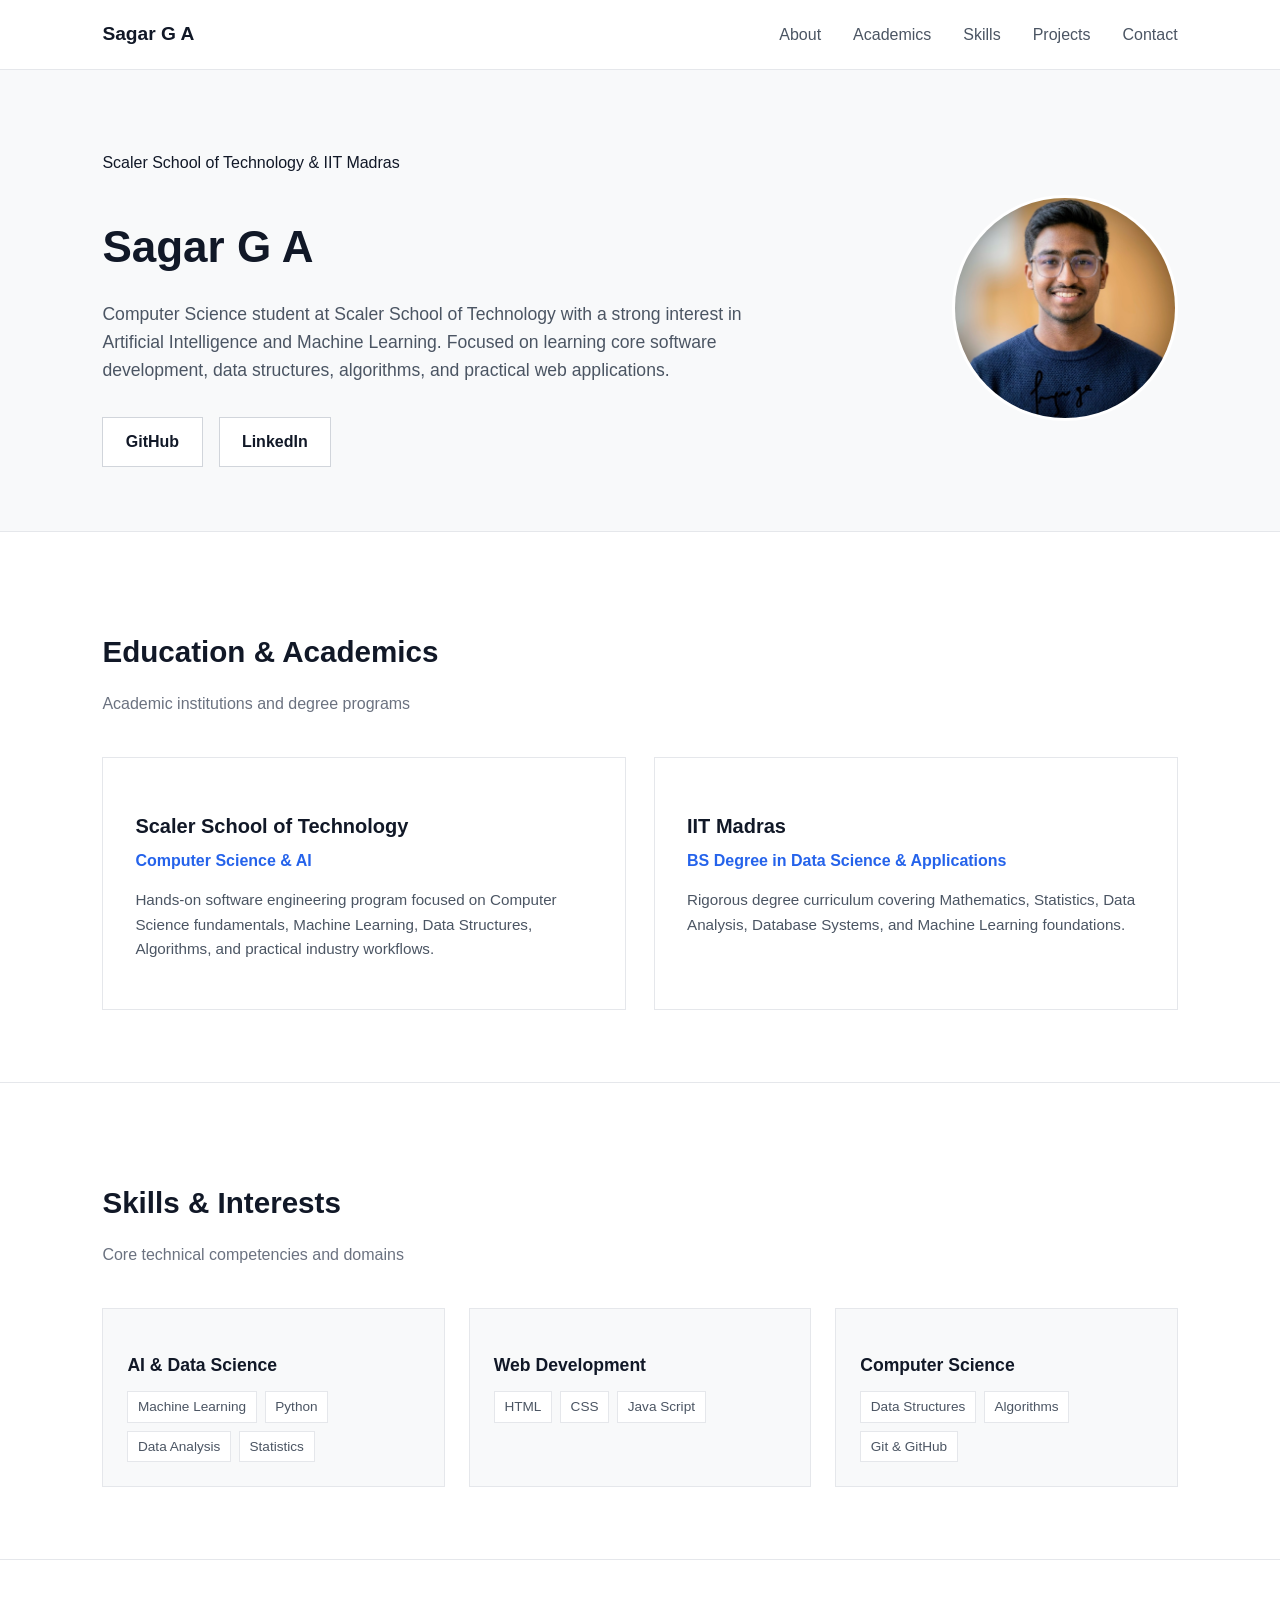
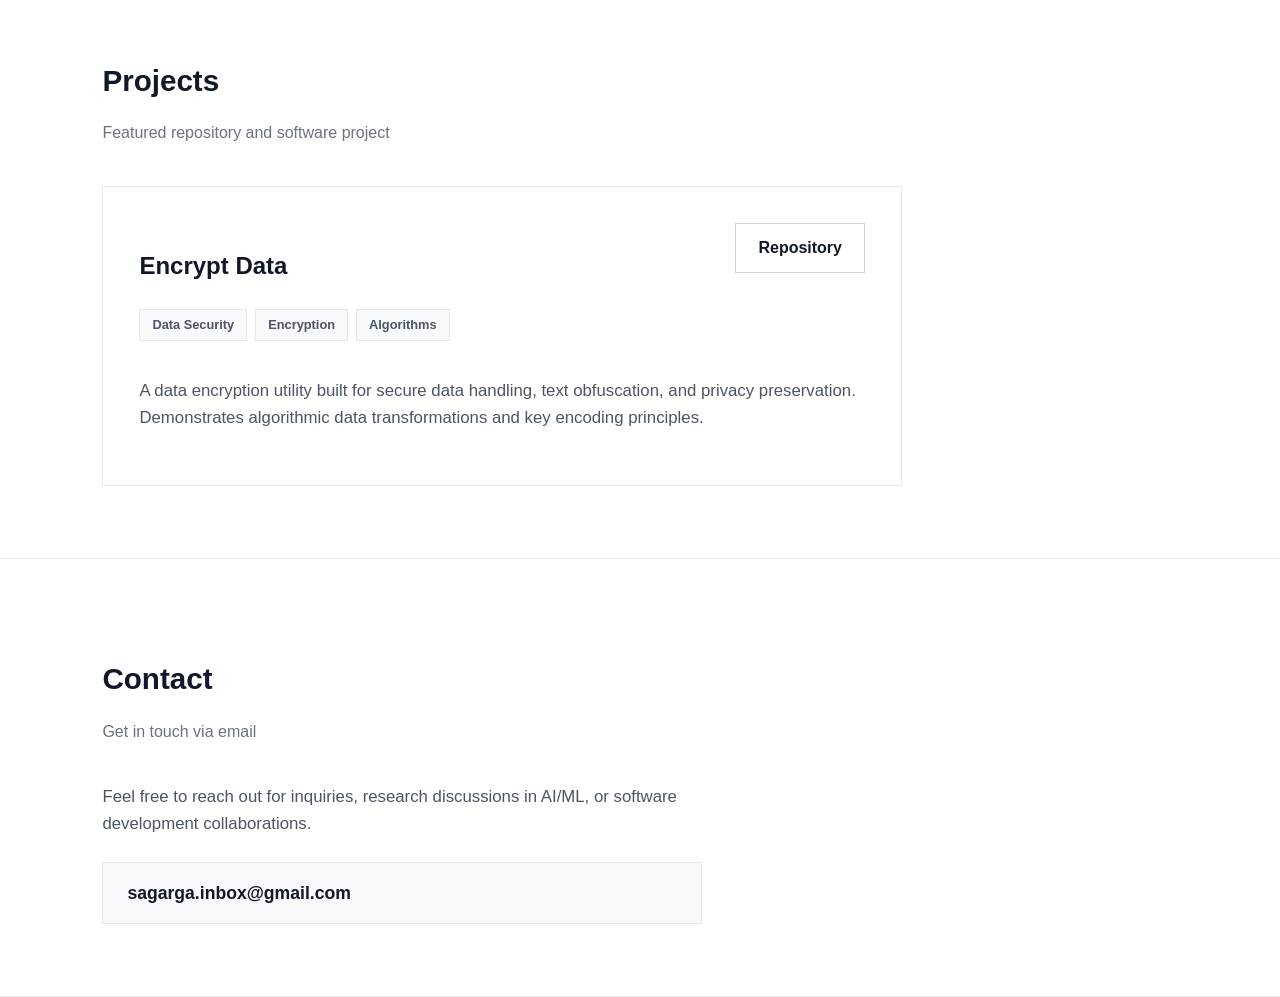
<file: index.html>
<!DOCTYPE html>
<html lang="en">

<head>
    <meta charset="UTF-8">
    <meta name="viewport" content="width=device-width, initial-scale=1.0">
    <title>Sagar G A | Personal Portfolio</title>
    <link rel="stylesheet" href="style.css">



</head>

<body class="page">

    <header class="navbar">
        <a href="#" class="nav-brand">Sagar G A</a>
        <nav>
            <ul class="nav-links">
                <li><a class="nav-link" href="#about">About</a></li>
                <li><a class="nav-link" href="#academics">Academics</a></li>
                <li><a class="nav-link" href="#skills">Skills</a></li>
                <li><a class="nav-link" href="#projects">Projects</a></li>
                <li><a class="nav-link" href="#contact">Contact</a></li>
            </ul>
        </nav>
    </header>

    <section class="hero" id="about">
        <div class="hero-text">
            <span class="ge">Scaler School of Technology & IIT Madras</span>
            <h1 class="hero-title">Sagar G A</h1>
            <p class="hero-description">
                Computer Science student at Scaler School of Technology with a strong interest in Artificial
                Intelligence and Machine Learning. Focused on learning core software development, data structures,
                algorithms, and practical web applications.
            </p>
            <div class="hero-actions">



                <a href="https://github.com/sagar-354" target="_blank" rel="noopener" class="btn btn-outline">

                    GitHub
                </a>


                <a href="https://linkedin.com/in/sagar-g-a-abbb80410/" target="_blank" rel="noopener"
                    class="btn btn-outline">

                    LinkedIn
                </a>
            </div>
        </div>



        <div class="profile-image-container">
            <img src="image.png" alt="Sagar G A Profile Picture" class="profile-img">
        </div>
    </section>

    <section class="section" id="academics">
        <div class="section-header">
            <h2 class="section-title">Education & Academics</h2>
            <p class="section-subtitle">Academic institutions and degree programs</p>
        </div>

        <div class="education-grid">
            <div class="edu-card">
                <h3 class="edu-institution">Scaler School of Technology</h3>
                <div class="edu-degree">Computer Science & AI</div>
                <p class="edu-details">
                    Hands-on software engineering program focused on Computer Science fundamentals, Machine Learning,
                    Data Structures, Algorithms, and practical industry workflows.
                </p>
            </div>

            <div class="edu-card">
                <h3 class="edu-institution">IIT Madras</h3>
                <div class="edu-degree">BS Degree in Data Science & Applications</div>
                <p class="edu-details">
                    Rigorous degree curriculum covering Mathematics, Statistics, Data Analysis, Database Systems, and
                    Machine Learning foundations.
                </p>
            </div>
        </div>
    </section>

    <section class="section" id="skills">
        <div class="section-header">
            <h2 class="section-title">Skills & Interests</h2>
            <p class="section-subtitle">Core technical competencies and domains</p>
        </div>

        <div class="skills-grid">
            <div class="skill-card">
                <h3 class="skill-title">AI & Data Science</h3>
                <ul class="skill-list">
                    <li class="skill-tag">Machine Learning</li>
                    <li class="skill-tag">Python</li>
                    <li class="skill-tag">Data Analysis</li>
                    <li class="skill-tag">Statistics</li>
                </ul>
            </div>

            <div class="skill-card">
                <h3 class="skill-title">Web Development</h3>
                <ul class="skill-list">
                    <li class="skill-tag">HTML</li>
                    <li class="skill-tag">CSS</li>
                    <li class="skill-tag">Java Script</li>
                </ul>
            </div>

            <div class="skill-card">
                <h3 class="skill-title">Computer Science</h3>
                <ul class="skill-list">
                    <li class="skill-tag">Data Structures</li>
                    <li class="skill-tag">Algorithms</li>
                    <li class="skill-tag">Git & GitHub</li>
                </ul>
            </div>
        </div>
    </section>

    <section class="section" id="projects">
        <div class="section-header">
            <h2 class="section-title">Projects</h2>
            <p class="section-subtitle">Featured repository and software project</p>
        </div>

        <div class="project-single-container">
            <article class="project-card">
                <div class="project-header">
                    <div>
                        <h3 class="project-title">Encrypt Data</h3>
                        <div class="tech-tags project-tech-tags">
                            <span class="tech-tag">Data Security</span>
                            <span class="tech-tag">Encryption</span>
                            <span class="tech-tag">Algorithms</span>
                        </div>
                    </div>
                    <a href="https://github.com/sagar-354/Encrypt-project" target="_blank" rel="noopener"
                        class="btn btn-outline">
                        Repository
                    </a>
                </div>

                <p class="project-desc">
                    A data encryption utility built for secure data handling, text obfuscation, and privacy
                    preservation. Demonstrates algorithmic data transformations and key encoding principles.
                </p>
            </article>
        </div>
    </section>

    <section class="section" id="contact">
        <div class="section-header">
            <h2 class="section-title">Contact</h2>
            <p class="section-subtitle">Get in touch via email</p>
        </div>

        <div class="contact-container">
            <p class="contact-text">
                Feel free to reach out for inquiries, research discussions in AI/ML, or software development
                collaborations.
            </p>
            <a href="mailto:sagarga.inbox@gmail.com" class="email-box">

                sagarga.inbox@gmail.com
            </a>
        </div>
    </section>

</body>

</html>
</file>
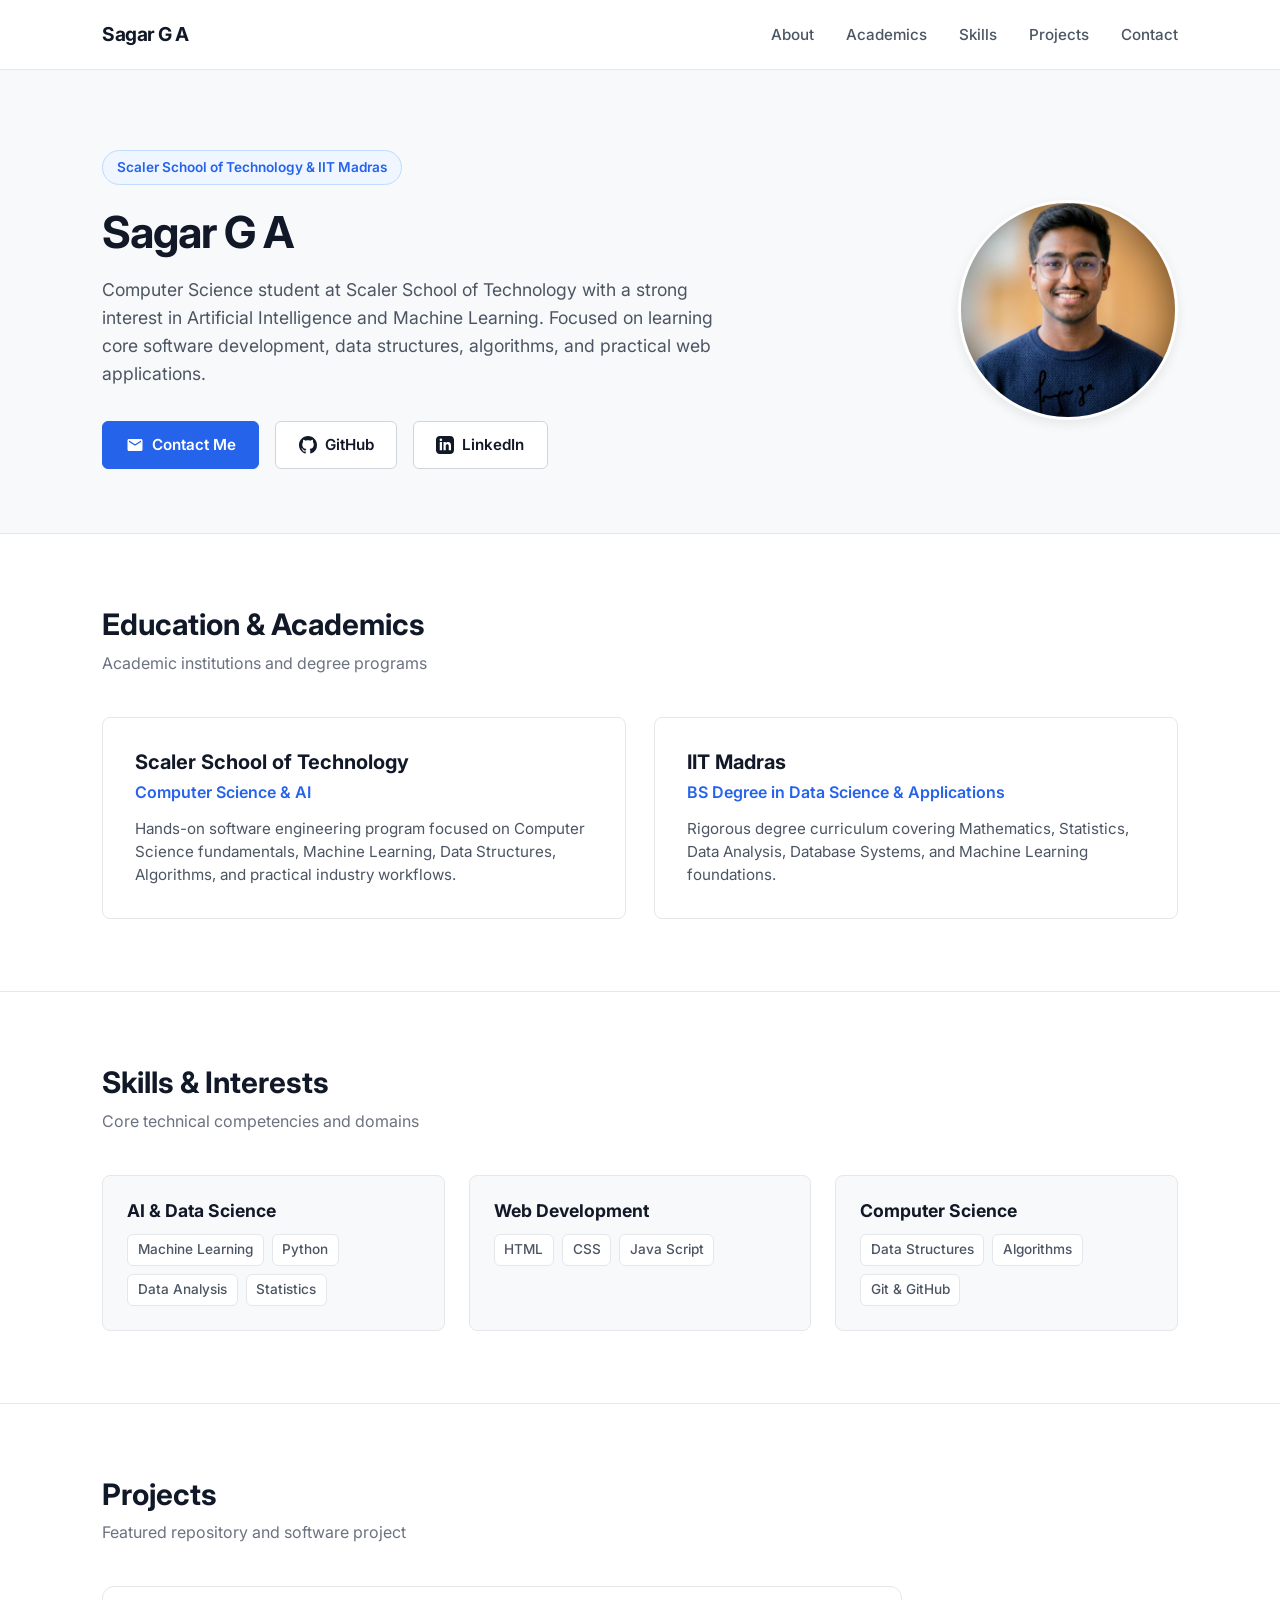
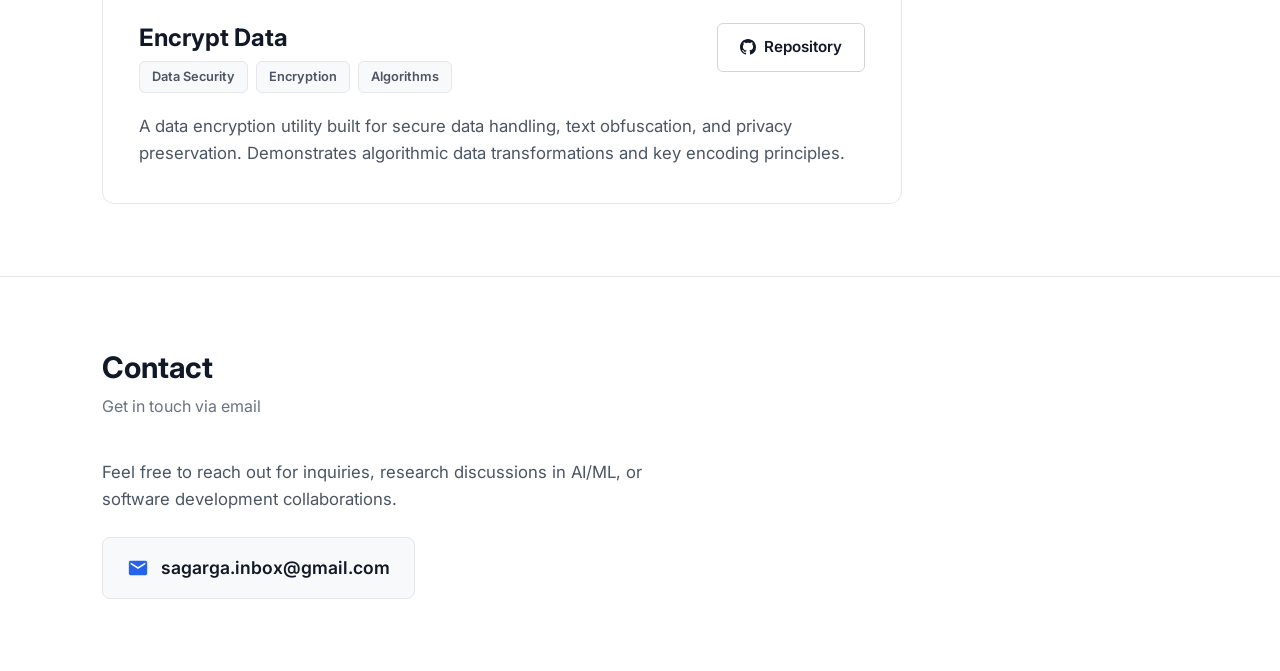
<file: main.html>
<!DOCTYPE html>
<html lang="en">
<head>
    <meta charset="UTF-8">
    <meta name="viewport" content="width=device-width, initial-scale=1.0">
    <title>Sagar G A | Personal Portfolio</title>
    <!-- Google Fonts for Clean Typography -->
    <link rel="preconnect" href="https://fonts.googleapis.com">
    <link rel="preconnect" href="https://fonts.gstatic.com" crossorigin>
    <link href="https://fonts.googleapis.com/css2?family=Inter:wght@300;400;500;600;700&display=swap" rel="stylesheet">
    
    <style>
        :root {
            /* Clean Minimalist Palette */
            --bg-body: #ffffff;
            --bg-secondary: #f8f9fa;
            --bg-card: #ffffff;
            
            --text-primary: #111827;
            --text-secondary: #4b5563;
            --text-muted: #6b7280;
            
            --brand-primary: #2563eb;
            --brand-hover: #1d4ed8;
            
            --border-light: #e5e7eb;
            --border-dark: #d1d5db;
            
            --font-main: 'Inter', system-ui, -apple-system, sans-serif;
            
            --radius-sm: 6px;
            --radius-md: 8px;
            --radius-lg: 12px;
        }

        /* Strict CSS Box Model Rule */
        *, *::before, *::after {
            box-sizing: border-box;
            margin: 0;
            padding: 0;
        }

        html {
            scroll-behavior: smooth;
            font-size: 16px;
        }

        body {
            background-color: var(--bg-body);
            color: var(--text-primary);
            font-family: var(--font-main);
            line-height: 1.6;
            -webkit-font-smoothing: antialiased;
        }

        /* Typography & Link Defaults */
        h1, h2, h3, h4 {
            color: var(--text-primary);
            font-weight: 700;
            line-height: 1.25;
        }

        a {
            color: inherit;
            text-decoration: none;
        }

        .navbar {
            position: sticky;
            top: 0;
            z-index: 100;
            background-color: rgba(255, 255, 255, 0.95);
            border-bottom: 1px solid var(--border-light);
            padding: 1.2rem 8%;
            display: flex;
            justify-content: space-between;
            align-items: center;
        }

        .nav-brand {
            font-size: 1.2rem;
            font-weight: 700;
            color: var(--text-primary);
            letter-spacing: -0.5px;
        }

        .nav-links {
            display: flex;
            list-style: none;
            gap: 2rem;
        }

        .nav-item a {
            font-size: 0.95rem;
            font-weight: 500;
            color: var(--text-secondary);
            transition: color 0.2s ease;
        }

        .nav-item a:hover {
            color: var(--brand-primary);
        }

        .hero {
            padding: 5rem 8% 4rem 8%;
            background-color: var(--bg-secondary);
            border-bottom: 1px solid var(--border-light);
            display: flex;
            align-items: center;
            justify-content: space-between;
            gap: 3rem;
        }

        .hero-text {
            max-width: 650px;
        }

        .badge {
            display: inline-block;
            background-color: #eff6ff;
            color: var(--brand-primary);
            border: 1px solid #bfdbfe;
            padding: 0.35rem 0.85rem;
            border-radius: 50px;
            font-size: 0.85rem;
            font-weight: 600;
            margin-bottom: 1.25rem;
        }

        .hero-title {
            font-size: 2.75rem;
            letter-spacing: -1px;
            margin-bottom: 1rem;
        }

        .hero-description {
            font-size: 1.1rem;
            color: var(--text-secondary);
            margin-bottom: 2rem;
            line-height: 1.6;
        }

        .hero-actions {
            display: flex;
            flex-wrap: wrap;
            gap: 1rem;
            align-items: center;
        }

        /* Clean Functional Buttons */
        .btn {
            display: inline-flex;
            align-items: center;
            gap: 0.5rem;
            padding: 0.7rem 1.4rem;
            border-radius: var(--radius-sm);
            font-size: 0.95rem;
            font-weight: 600;
            transition: background-color 0.2s ease, border-color 0.2s ease;
            cursor: pointer;
        }

        .btn-primary {
            background-color: var(--brand-primary);
            color: #ffffff;
            border: 1px solid var(--brand-primary);
        }

        .btn-primary:hover {
            background-color: var(--brand-hover);
        }

        .btn-outline {
            background-color: #ffffff;
            color: var(--text-primary);
            border: 1px solid var(--border-dark);
        }

        .btn-outline:hover {
            background-color: var(--bg-secondary);
            border-color: var(--text-primary);
        }

        .btn svg {
            width: 18px;
            height: 18px;
            fill: currentColor;
        }

        /* Profile Avatar Frame */
        .profile-image-container {
            flex-shrink: 0;
            width: 220px;
            height: 220px;
            border-radius: 50%;
            border: 3px solid #ffffff;
            box-shadow: 0 4px 12px rgba(0, 0, 0, 0.08);
            overflow: hidden;
            background-color: #e5e7eb;
            display: flex;
            align-items: center;
            justify-content: center;
        }

        .profile-img {
            width: 100%;
            height: 100%;
            object-fit: cover;
        }

        section {
            padding: 4.5rem 8%;
            border-bottom: 1px solid var(--border-light);
        }

        section:last-of-type {
            border-bottom: none;
        }

        .section-header {
            margin-bottom: 2.5rem;
        }

        .section-title {
            font-size: 1.85rem;
            margin-bottom: 0.5rem;
        }

        .section-subtitle {
            color: var(--text-muted);
            font-size: 1rem;
        }

        /* Education CSS Grid */
        .education-grid {
            display: grid;
            grid-template-columns: repeat(auto-fit, minmax(300px, 1fr));
            gap: 1.75rem;
        }

        .edu-card {
            background-color: var(--bg-card);
            border: 1px solid var(--border-light);
            border-radius: var(--radius-md);
            padding: 2rem;
            transition: border-color 0.2s ease;
        }

        .edu-card:hover {
            border-color: var(--border-dark);
        }

        .edu-institution {
            font-size: 1.25rem;
            margin-bottom: 0.35rem;
        }

        .edu-degree {
            font-size: 1rem;
            font-weight: 600;
            color: var(--brand-primary);
            margin-bottom: 0.75rem;
        }

        .edu-details {
            color: var(--text-secondary);
            font-size: 0.95rem;
            line-height: 1.5;
        }

        /* Skills Grid */
        .skills-grid {
            display: grid;
            grid-template-columns: repeat(auto-fit, minmax(250px, 1fr));
            gap: 1.5rem;
        }

        .skill-card {
            background-color: var(--bg-secondary);
            border: 1px solid var(--border-light);
            border-radius: var(--radius-md);
            padding: 1.5rem;
        }

        .skill-title {
            font-size: 1.1rem;
            margin-bottom: 0.75rem;
        }

        .skill-list {
            list-style: none;
            display: flex;
            flex-wrap: wrap;
            gap: 0.5rem;
        }

        .skill-tag {
            background-color: #ffffff;
            border: 1px solid var(--border-light);
            color: var(--text-secondary);
            font-size: 0.85rem;
            font-weight: 500;
            padding: 0.25rem 0.6rem;
            border-radius: var(--radius-sm);
        }

        /* Single Project Container */
        .project-single-container {
            max-width: 800px;
        }

        .project-card {
            background-color: var(--bg-card);
            border: 1px solid var(--border-light);
            border-radius: var(--radius-lg);
            padding: 2.25rem;
            display: flex;
            flex-direction: column;
            gap: 1.25rem;
        }

        .project-header {
            display: flex;
            justify-content: space-between;
            align-items: flex-start;
            gap: 1rem;
            flex-wrap: wrap;
        }

        .project-title {
            font-size: 1.5rem;
        }

        .project-desc {
            color: var(--text-secondary);
            font-size: 1.05rem;
            line-height: 1.6;
        }

        .tech-tags {
            display: flex;
            gap: 0.5rem;
            flex-wrap: wrap;
        }

        .tech-tag {
            background-color: var(--bg-secondary);
            border: 1px solid var(--border-light);
            color: var(--text-secondary);
            font-size: 0.8rem;
            font-weight: 600;
            padding: 0.3rem 0.75rem;
            border-radius: var(--radius-sm);
        }

        /* Simplified Contact Section */
        .contact-container {
            max-width: 600px;
        }

        .contact-text {
            color: var(--text-secondary);
            font-size: 1.05rem;
            margin-bottom: 1.5rem;
        }

        .email-box {
            display: inline-flex;
            align-items: center;
            gap: 0.75rem;
            background-color: var(--bg-secondary);
            border: 1px solid var(--border-light);
            padding: 1rem 1.5rem;
            border-radius: var(--radius-md);
            font-size: 1.1rem;
            font-weight: 600;
            color: var(--text-primary);
            transition: border-color 0.2s ease;
        }

        .email-box:hover {
            border-color: var(--brand-primary);
        }

        @media screen and (max-width: 868px) {
            .hero {
                flex-direction: column-reverse;
                text-align: center;
                padding-top: 3.5rem;
            }

            .hero-actions {
                justify-content: center;
            }

            .profile-image-container {
                width: 180px;
                height: 180px;
            }
        }

        @media screen and (max-width: 600px) {
            .navbar {
                flex-direction: column;
                gap: 0.75rem;
                padding: 1rem 5%;
            }

            .nav-links {
                gap: 1.2rem;
            }

            section {
                padding: 3rem 5%;
            }

            .hero-title {
                font-size: 2.1rem;
            }

            .btn {
                width: 100%;
                justify-content: center;
            }
        }
    </style>
</head>
<body>

    <header class="navbar">
        <a href="#" class="nav-brand">Sagar G A</a>
        <nav>
            <ul class="nav-links">
                <li class="nav-item"><a href="#about">About</a></li>
                <li class="nav-item"><a href="#academics">Academics</a></li>
                <li class="nav-item"><a href="#skills">Skills</a></li>
                <li class="nav-item"><a href="#projects">Projects</a></li>
                <li class="nav-item"><a href="#contact">Contact</a></li>
            </ul>
        </nav>
    </header>

    <section class="hero" id="about">
        <div class="hero-text">
            <span class="badge">Scaler School of Technology & IIT Madras</span>
            <h1 class="hero-title">Sagar G A</h1>
            <p class="hero-description">
                Computer Science student at Scaler School of Technology with a strong interest in Artificial Intelligence and Machine Learning. Focused on learning core software development, data structures, algorithms, and practical web applications.
            </p>
            <div class="hero-actions">
                <!-- Direct Email Action -->
                <a href="mailto:sagarga.inbox@gmail.com" class="btn btn-primary">
                    <svg viewBox="0 0 24 24"><path d="M20 4H4c-1.1 0-1.99.9-1.99 2L2 18c0 1.1.9 2 2 2h16c1.1 0 2-.9 2-2V6c0-1.1-.9-2-2-2zm0 4l-8 5-8-5V6l8 5 8-5v2z"/></svg>
                    Contact Me
                </a>

                <!-- GitHub Direct Link -->
                <a href="https://github.com/sagar-354" target="_blank" rel="noopener" class="btn btn-outline">
                    <svg viewBox="0 0 24 24"><path d="M12 0C5.37 0 0 5.37 0 12c0 5.31 3.435 9.795 8.205 11.385.6.105.825-.255.825-.57 0-.285-.015-1.23-.015-2.235-3.015.555-3.795-.735-4.035-1.41-.135-.345-.72-1.41-1.23-1.695-.42-.225-1.02-.78-.015-.795.945-.015 1.62.87 1.845 1.23 1.08 1.815 2.805 1.305 3.495.99.105-.78.42-1.305.765-1.605-2.67-.3-5.46-1.335-5.46-5.925 0-1.305.465-2.385 1.23-3.225-.12-.3-.54-1.53.12-3.18 0 0 1.005-.315 3.3 1.23.96-.27 1.98-.405 3-.405s2.04.135 3 .405c2.295-1.56 3.3-1.23 3.3-1.23.66 1.65.24 2.88.12 3.18.765.84 1.23 1.905 1.23 3.225 0 4.605-2.805 5.625-5.475 5.925.435.375.81 1.095.81 2.22 0 1.605-.015 2.895-.015 3.3 0 .315.225.69.825.57A12.02 12.02 0 0024 12c0-6.63-5.37-12-12-12z"/></svg>
                    GitHub
                </a>

                <!-- LinkedIn Direct Link -->
                <a href="https://linkedin.com/in/sagar-g-a-abbb80410/" target="_blank" rel="noopener" class="btn btn-outline">
                    <svg viewBox="0 0 24 24"><path d="M19 0h-14c-2.761 0-5 2.239-5 5v14c0 2.761 2.239 5 5 5h14c2.762 0 5-2.239 5-5v-14c0-2.761-2.238-5-5-5zm-11 19h-3v-11h3v11zm-1.5-12.268c-.966 0-1.75-.79-1.75-1.764s.784-1.764 1.75-1.764 1.75.79 1.75 1.764-.783 1.764-1.75 1.764zm13.5 12.268h-3v-5.604c0-3.368-4-3.113-4 0v5.604h-3v-11h3v1.765c1.396-2.586 7-2.777 7 2.476v6.759z"/></svg>
                    LinkedIn
                </a>
            </div>
        </div>

        <!-- Profile Avatar Picture Element -->
        <div class="profile-image-container">
            <img src="image.png" alt="Sagar G A Profile Picture" class="profile-img">
        </div>
    </section>

    <section id="academics">
        <div class="section-header">
            <h2 class="section-title">Education & Academics</h2>
            <p class="section-subtitle">Academic institutions and degree programs</p>
        </div>

        <div class="education-grid">
            <div class="edu-card">
                <h3 class="edu-institution">Scaler School of Technology</h3>
                <div class="edu-degree">Computer Science & AI</div>
                <p class="edu-details">
                    Hands-on software engineering program focused on Computer Science fundamentals, Machine Learning, Data Structures, Algorithms, and practical industry workflows.
                </p>
            </div>

            <div class="edu-card">
                <h3 class="edu-institution">IIT Madras</h3>
                <div class="edu-degree">BS Degree in Data Science & Applications</div>
                <p class="edu-details">
                    Rigorous degree curriculum covering Mathematics, Statistics, Data Analysis, Database Systems, and Machine Learning foundations.
                </p>
            </div>
        </div>
    </section>

    <section id="skills">
        <div class="section-header">
            <h2 class="section-title">Skills & Interests</h2>
            <p class="section-subtitle">Core technical competencies and domains</p>
        </div>

        <div class="skills-grid">
            <div class="skill-card">
                <h3 class="skill-title">AI & Data Science</h3>
                <ul class="skill-list">
                    <li class="skill-tag">Machine Learning</li>
                    <li class="skill-tag">Python</li>
                    <li class="skill-tag">Data Analysis</li>
                    <li class="skill-tag">Statistics</li>
                </ul>
            </div>

            <div class="skill-card">
                <h3 class="skill-title">Web Development</h3>
                <ul class="skill-list">
                    <li class="skill-tag">HTML</li>
                    <li class="skill-tag">CSS</li>
                    <li class="skill-tag">Java Script</li>
                </ul>
            </div>

            <div class="skill-card">
                <h3 class="skill-title">Computer Science</h3>
                <ul class="skill-list">
                    <li class="skill-tag">Data Structures</li>
                    <li class="skill-tag">Algorithms</li>
                    <li class="skill-tag">Git & GitHub</li>
                </ul>
            </div>
        </div>
    </section>

    <section id="projects">
        <div class="section-header">
            <h2 class="section-title">Projects</h2>
            <p class="section-subtitle">Featured repository and software project</p>
        </div>

        <div class="project-single-container">
            <article class="project-card">
                <div class="project-header">
                    <div>
                        <h3 class="project-title">Encrypt Data</h3>
                        <div class="tech-tags" style="margin-top: 0.5rem;">
                            <span class="tech-tag">Data Security</span>
                            <span class="tech-tag">Encryption</span>
                            <span class="tech-tag">Algorithms</span>
                        </div>
                    </div>
                    <a href="https://github.com/sagar-354/Encrypt-project" target="_blank" rel="noopener" class="btn btn-outline">
                        <svg viewBox="0 0 24 24" style="width:16px; height:16px; fill:currentColor;"><path d="M12 0C5.37 0 0 5.37 0 12c0 5.31 3.435 9.795 8.205 11.385.6.105.825-.255.825-.57 0-.285-.015-1.23-.015-2.235-3.015.555-3.795-.735-4.035-1.41-.135-.345-.72-1.41-1.23-1.695-.42-.225-1.02-.78-.015-.795.945-.015 1.62.87 1.845 1.23 1.08 1.815 2.805 1.305 3.495.99.105-.78.42-1.305.765-1.605-2.67-.3-5.46-1.335-5.46-5.925 0-1.305.465-2.385 1.23-3.225-.12-.3-.54-1.53.12-3.18 0 0 1.005-.315 3.3 1.23.96-.27 1.98-.405 3-.405s2.04.135 3 .405c2.295-1.56 3.3-1.23 3.3-1.23.66 1.65.24 2.88.12 3.18.765.84 1.23 1.905 1.23 3.225 0 4.605-2.805 5.625-5.475 5.925.435.375.81 1.095.81 2.22 0 1.605-.015 2.895-.015 3.3 0 .315.225.69.825.57A12.02 12.02 0 0024 12c0-6.63-5.37-12-12-12z"/></svg>
                        Repository
                    </a>
                </div>
                <p class="project-desc">
                    A data encryption utility built for secure data handling, text obfuscation, and privacy preservation. Demonstrates algorithmic data transformations and key encoding principles.
                </p>
            </article>
        </div>
    </section>

    <section id="contact">
        <div class="section-header">
            <h2 class="section-title">Contact</h2>
            <p class="section-subtitle">Get in touch via email</p>
        </div>

        <div class="contact-container">
            <p class="contact-text">
                Feel free to reach out for inquiries, research discussions in AI/ML, or software development collaborations.
            </p>
            <a href="mailto:sagarga.inbox@gmail.com" class="email-box">
                <svg viewBox="0 0 24 24" style="width:22px; height:22px; fill:var(--brand-primary);"><path d="M20 4H4c-1.1 0-1.99.9-1.99 2L2 18c0 1.1.9 2 2 2h16c1.1 0 2-.9 2-2V6c0-1.1-.9-2-2-2zm0 4l-8 5-8-5V6l8 5 8-5v2z"/></svg>
                sagarga.inbox@gmail.com
            </a>
        </div>
    </section>

</body>
</html>
</file>
<file: style.css>
.page {
    margin: 0;
    background-color: #ffffff;
    color: #111827;
    font-family: Arial, sans-serif;
    line-height: 1.6;
}

.navbar {
    position: sticky;
    top: 0;
    z-index: 10;
    display: flex;
    justify-content: space-between;
    align-items: center;
    padding: 1.2rem 8%;
    border-bottom: 1px solid #e5e7eb;
    background-color: #ffffff;
}

.nav-brand {
    color: #111827;
    font-size: 1.2rem;
    font-weight: bold;
    text-decoration: none;
}

.nav-links {
    display: flex;
    gap: 2rem;
    margin: 0;
    padding: 0;
    list-style: none;
}

.nav-link {
    position: relative;
    color: #4b5563;
    text-decoration: none;
    transition: color 180ms ease;
}

.nav-link:hover
{
    color: #2563eb;
}

.hero {
    display: flex;
    justify-content: space-between;
    align-items: center;
    gap: 3rem;
    padding: 5rem 8% 4rem;
    background-color: #f8f9fa;
    border-bottom: 1px solid #e5e7eb;
}

.hero-text {
    max-width: 650px;
}



.hero-title {
    margin-bottom: 1rem;
    font-size: 2.75rem;
}

.hero-description {
    margin-bottom: 2rem;
    color: #4b5563;
    font-size: 1.1rem;
}

.hero-actions {
    display: flex;
    flex-wrap: wrap;
    align-items: center;
    gap: 1rem;
}

.btn {
    display: flex;
    align-items: center;
    gap: 0.5rem;
    padding: 0.7rem 1.4rem;
    border: 1px solid #d1d5db;
    color: #111827;
    text-decoration: none;
    font-weight: bold;
}

.btn-primary {
    border-color: #2563eb;
    background-color: #2563eb;
    color: #ffffff;
}

.btn-outline {
    background-color: #ffffff;
}



.profile-image-container {
    display: flex;
    flex-shrink: 0;
    justify-content: center;
    align-items: center;
    width: 220px;
    height: 220px;
    overflow: hidden;
    border: 3px solid #ffffff;
    border-radius: 50%;
    background-color: #e5e7eb;
    transition: transform 200ms ease, box-shadow 200ms ease;
}

.profile-image-container:hover {
    transform: scale(1.04);
    box-shadow: 0 8px 24px rgb(17 24 39 / 18%);
}

.profile-img {
    width: 100%;
    height: 100%;
    object-fit: cover;
}

.section {
    padding: 4.5rem 8%;
    border-bottom: 1px solid #e5e7eb;
}

.section-header {
    margin-bottom: 2.5rem;
}

.section-title {
    margin-bottom: 0.5rem;
    font-size: 1.85rem;
}

.section-subtitle {
    color: #6b7280;
}

.education-grid {
    display: grid;
    grid-template-columns: repeat(2, 1fr);
    gap: 1.75rem;
}

.edu-card {
    padding: 2rem;
    border: 1px solid #e5e7eb;
    background-color: #ffffff;
}

.edu-institution {
    margin-bottom: 0.35rem;
    font-size: 1.25rem;
}

.edu-degree {
    margin-bottom: 0.75rem;
    color: #2563eb;
    font-weight: bold;
}

.edu-details {
    color: #4b5563;
    font-size: 0.95rem;
}

.skills-grid {
    display: grid;
    grid-template-columns: repeat(3, 1fr);
    gap: 1.5rem;
}

.skill-card {
    padding: 1.5rem;
    border: 1px solid #e5e7eb;
    background-color: #f8f9fa;
}

.skill-title {
    margin-bottom: 0.75rem;
    font-size: 1.1rem;
}

.skill-list {
    display: flex;
    flex-wrap: wrap;
    gap: 0.5rem;
    margin: 0;
    padding: 0;
    list-style: none;
}

.skill-tag {
    padding: 0.25rem 0.6rem;
    border: 1px solid #e5e7eb;
    background-color: #ffffff;
    color: #4b5563;
    font-size: 0.85rem;
}

.project-single-container {
    max-width: 800px;
}

.project-card {
    display: flex;
    flex-direction: column;
    gap: 1.25rem;
    padding: 2.25rem;
    border: 1px solid #e5e7eb;
    background-color: #ffffff;
}

.project-header {
    display: flex;
    justify-content: space-between;
    align-items: flex-start;
    flex-wrap: wrap;
    gap: 1rem;
}

.project-title {
    font-size: 1.5rem;
}

.project-desc,
.contact-text {
    color: #4b5563;
    font-size: 1.05rem;
}

.tech-tags {
    display: flex;
    flex-wrap: wrap;
    gap: 0.5rem;
}

.project-tech-tags {
    margin-top: 0.5rem;
}

.tech-tag {
    padding: 0.3rem 0.75rem;
    border: 1px solid #e5e7eb;
    background-color: #f8f9fa;
    color: #4b5563;
    font-size: 0.8rem;
    font-weight: bold;
}

.contact-container {
    max-width: 600px;
}

.contact-text {
    margin-bottom: 1.5rem;
}

.email-box {
    display: flex;
    align-items: center;
    gap: 0.75rem;
    padding: 1rem 1.5rem;
    border: 1px solid #e5e7eb;
    background-color: #f8f9fa;
    color: #111827;
    font-size: 1.1rem;
    font-weight: bold;
    text-decoration: none;
}

@media (max-width: 868px) {
    .hero {
        flex-direction: column-reverse;
        padding-top: 3.5rem;
        text-align: center;
    }

    .hero-actions {
        justify-content: center;
    }

    .profile-image-container {
        width: 180px;
        height: 180px;
    }

    .skills-grid {
        grid-template-columns: repeat(2, 1fr);
    }
}

@media (max-width: 600px) {
    .navbar {
        flex-direction: column;
        gap: 0.75rem;
        padding: 1rem 5%;
    }

    .nav-links {
        flex-wrap: wrap;
        justify-content: center;
        gap: 1.2rem;
    }

    .section {
        padding: 3rem 5%;
    }

    .education-grid,
    .skills-grid {
        grid-template-columns: 1fr;
    }

    .hero-title {
        font-size: 2.1rem;
    }

    .btn {
        justify-content: center;
        width: 100%;
    }
}
</file>
